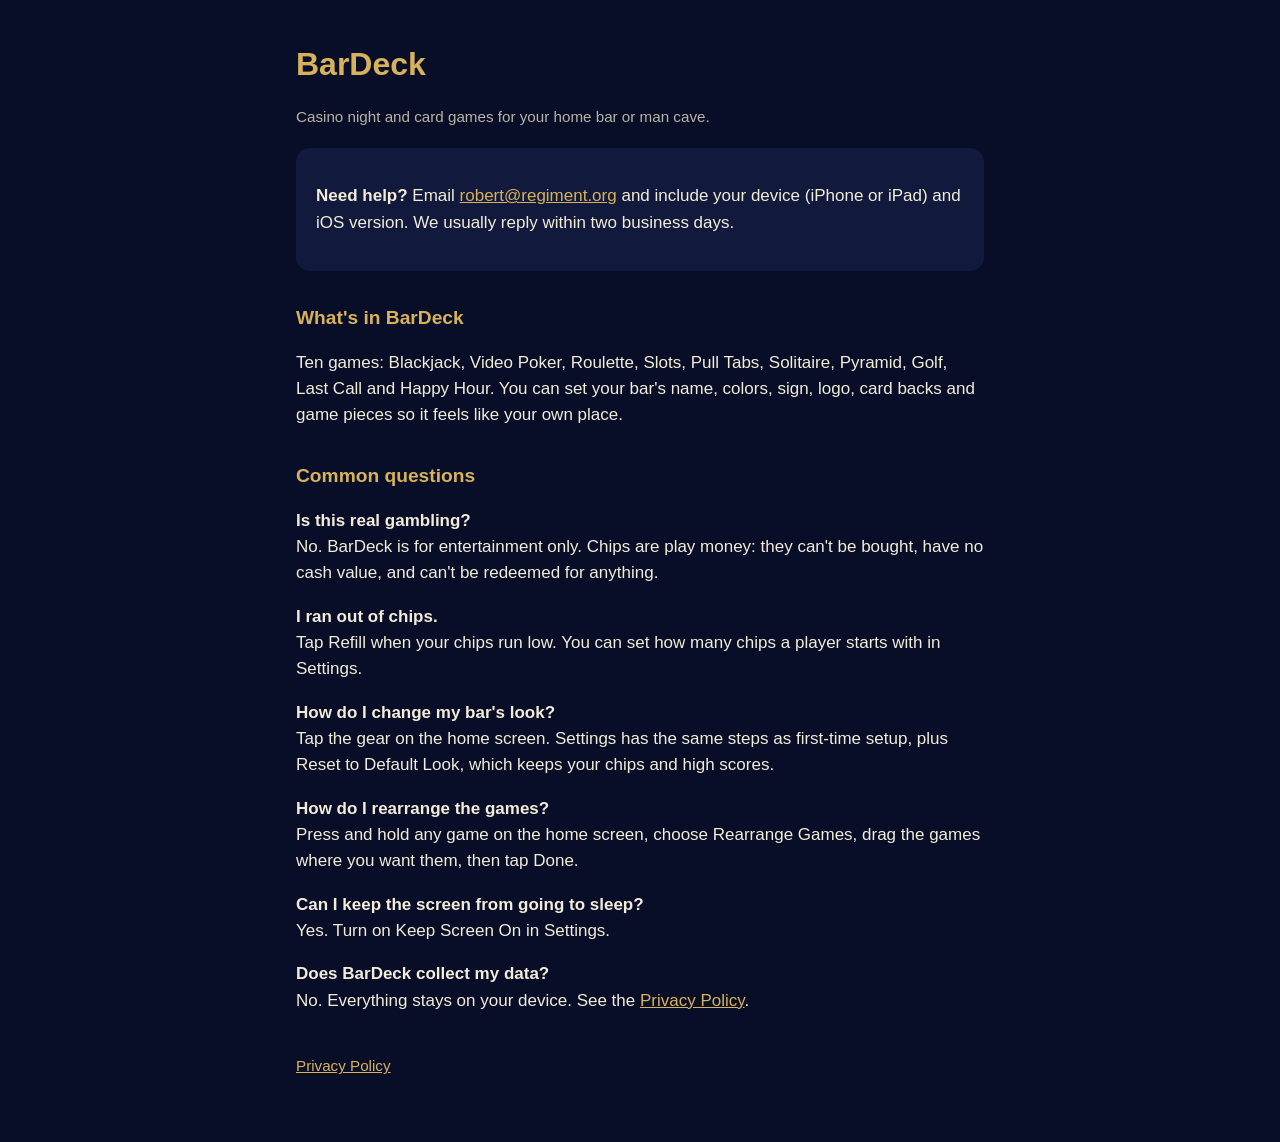
<file: index.html>
<!doctype html>
<html lang="en"><head><meta charset="utf-8"><meta name="viewport" content="width=device-width,initial-scale=1">
<title>BarDeck Support</title><link rel="stylesheet" href="style.css"></head>
<body><main>
<h1>BarDeck</h1>
<p class="dim">Casino night and card games for your home bar or man cave.</p>

<div class="card">
<p><strong>Need help?</strong> Email <a href="mailto:robert@regiment.org?subject=BarDeck%20Support">robert@regiment.org</a> and include your device (iPhone or iPad) and iOS version. We usually reply within two business days.</p>
</div>

<h2>What's in BarDeck</h2>
<p>Ten games: Blackjack, Video Poker, Roulette, Slots, Pull Tabs, Solitaire, Pyramid, Golf, Last Call and Happy Hour. You can set your bar's name, colors, sign, logo, card backs and game pieces so it feels like your own place.</p>

<h2>Common questions</h2>
<p><strong>Is this real gambling?</strong><br>No. BarDeck is for entertainment only. Chips are play money: they can't be bought, have no cash value, and can't be redeemed for anything.</p>
<p><strong>I ran out of chips.</strong><br>Tap Refill when your chips run low. You can set how many chips a player starts with in Settings.</p>
<p><strong>How do I change my bar's look?</strong><br>Tap the gear on the home screen. Settings has the same steps as first-time setup, plus Reset to Default Look, which keeps your chips and high scores.</p>
<p><strong>How do I rearrange the games?</strong><br>Press and hold any game on the home screen, choose Rearrange Games, drag the games where you want them, then tap Done.</p>
<p><strong>Can I keep the screen from going to sleep?</strong><br>Yes. Turn on Keep Screen On in Settings.</p>
<p><strong>Does BarDeck collect my data?</strong><br>No. Everything stays on your device. See the <a href="privacy.html">Privacy Policy</a>.</p>

<nav><a href="privacy.html">Privacy Policy</a></nav>
</main></body></html>
</file>
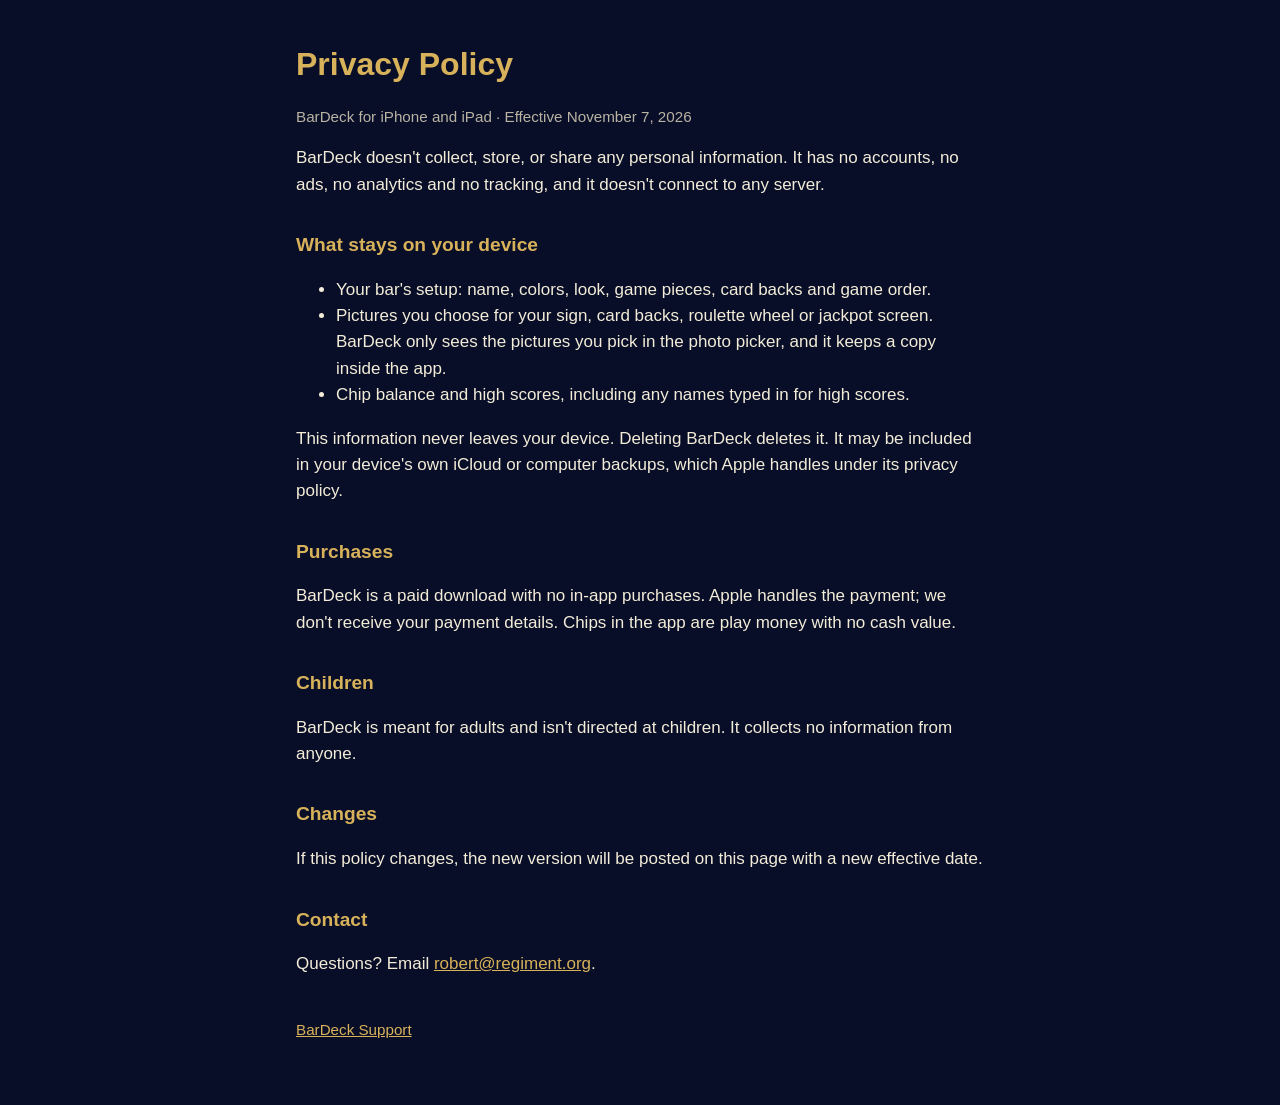
<file: privacy.html>
<!doctype html>
<html lang="en"><head><meta charset="utf-8"><meta name="viewport" content="width=device-width,initial-scale=1">
<title>BarDeck Privacy Policy</title><link rel="stylesheet" href="style.css"></head>
<body><main>
<h1>Privacy Policy</h1>
<p class="dim">BarDeck for iPhone and iPad · Effective November 7, 2026</p>

<p>BarDeck doesn't collect, store, or share any personal information. It has no accounts, no ads, no analytics and no tracking, and it doesn't connect to any server.</p>

<h2>What stays on your device</h2>
<ul>
<li>Your bar's setup: name, colors, look, game pieces, card backs and game order.</li>
<li>Pictures you choose for your sign, card backs, roulette wheel or jackpot screen. BarDeck only sees the pictures you pick in the photo picker, and it keeps a copy inside the app.</li>
<li>Chip balance and high scores, including any names typed in for high scores.</li>
</ul>
<p>This information never leaves your device. Deleting BarDeck deletes it. It may be included in your device's own iCloud or computer backups, which Apple handles under its privacy policy.</p>

<h2>Purchases</h2>
<p>BarDeck is a paid download with no in-app purchases. Apple handles the payment; we don't receive your payment details. Chips in the app are play money with no cash value.</p>

<h2>Children</h2>
<p>BarDeck is meant for adults and isn't directed at children. It collects no information from anyone.</p>

<h2>Changes</h2>
<p>If this policy changes, the new version will be posted on this page with a new effective date.</p>

<h2>Contact</h2>
<p>Questions? Email <a href="mailto:robert@regiment.org?subject=BarDeck%20Privacy">robert@regiment.org</a>.</p>

<nav><a href="index.html">BarDeck Support</a></nav>
</main></body></html>
</file>
<file: style.css>
:root{--bg:#080E28;--panel:#111a3d;--ink:#f3ecd8;--dim:#b9b3a3;--gold:#d8b25a}
*{box-sizing:border-box}
body{margin:0;background:var(--bg);color:var(--ink);font:17px/1.55 -apple-system,BlinkMacSystemFont,"Segoe UI",Helvetica,Arial,sans-serif}
main{max-width:720px;margin:0 auto;padding:40px 16px 64px}
h1{color:var(--gold);font-size:2rem;margin:0 0 4px}
h2{color:var(--gold);font-size:1.2rem;margin:32px 0 8px}
p,li{color:var(--ink)}
.dim{color:var(--dim);font-size:.95rem}
a{color:var(--gold)}
.card{background:var(--panel);border-radius:14px;padding:18px 20px;margin:20px 0}
nav{margin-top:40px;font-size:.95rem}
</file>
